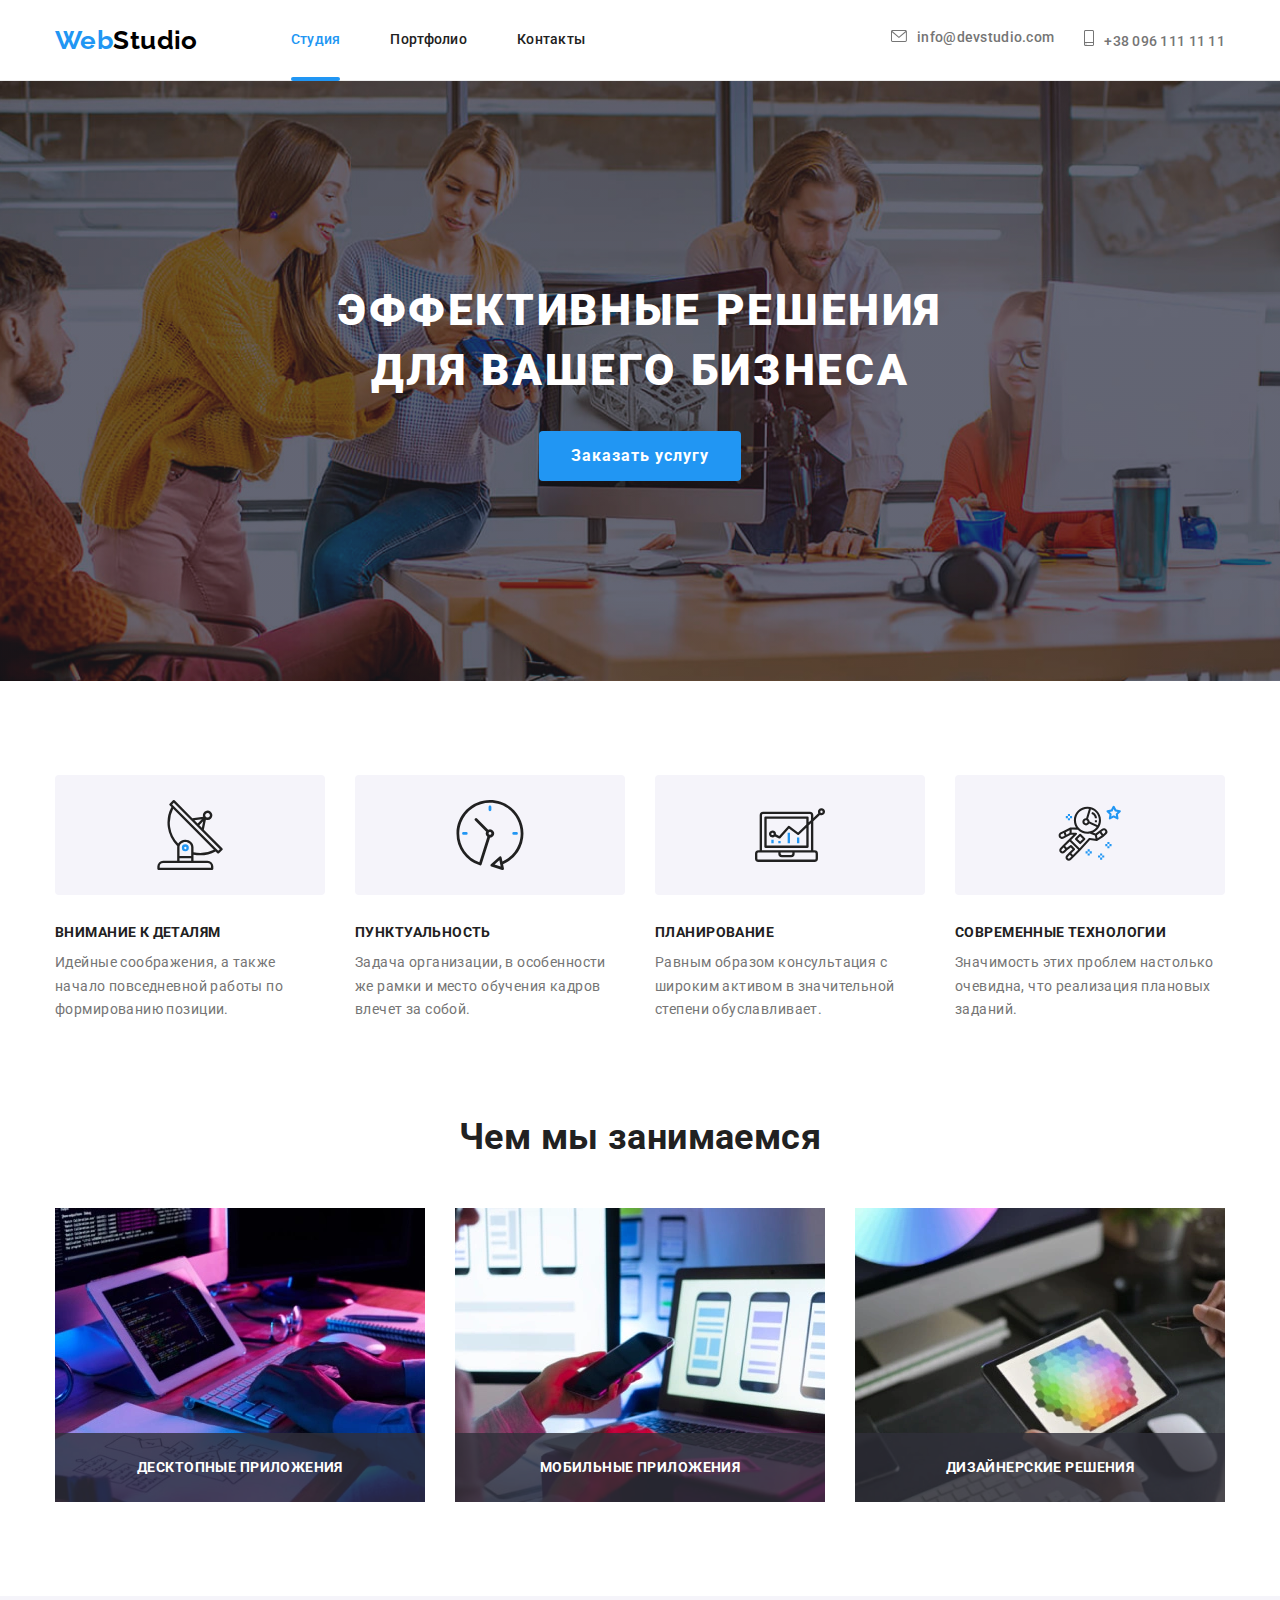
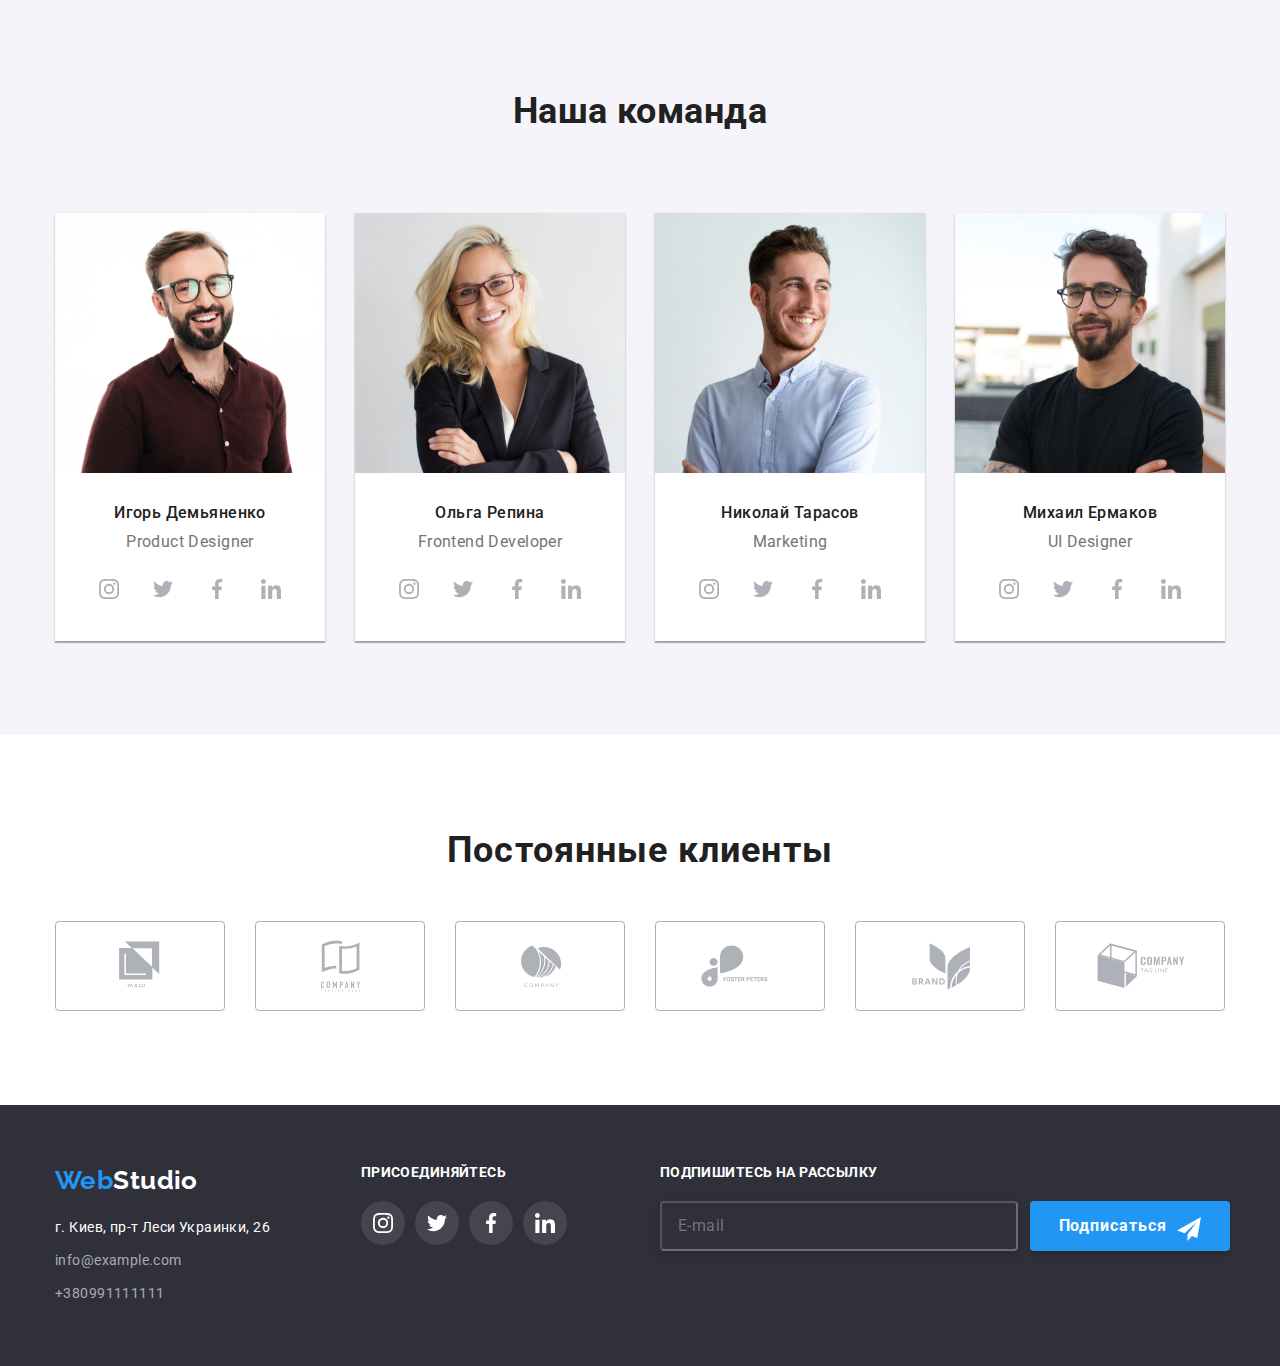
<file: index.html>
<!DOCTYPE html>
<html lang="ru">

<head>
    <meta charset="UTF-8" />
    <meta http-equiv="X-UA-Compatible" content="IE=edge" />
    <meta name="viewport" content="width=device-width, initial-scale=1.0" />
    <title lang="en">WebStudio</title>
    <link rel="stylesheet" href="https://cdn.jsdelivr.net/npm/modern-normalize@1.1.0/modern-normalize.min.css" />
    <link rel="preconnect" href="https://fonts.googleapis.com" />
    <link rel="preconnect" href="https://fonts.gstatic.com" crossorigin />
    <link href="https://fonts.googleapis.com/css2?family=Raleway:wght@700&family=Roboto:wght@400;500;700;900&display=swap" rel="stylesheet" />

    <link rel="stylesheet" href="./css/main.min.css">
</head>

<body>
    <!-- section header -->

    <header class="header">
        <div class="container header__container">
            <a class="header__logo logo link" href="" lang="en"><span class="logo__section">Web</span>Studio</a>
            <nav class="nav">
                <ul class="nav__list list">
                    <li class="nav__item">
                        <a class="nav__link link nav__link--current" href="./index.html">Студия</a>
                    </li>
                    <li class="nav__item">
                        <a class="nav__link link" href="./portfolio.html">Портфолио</a>
                    </li>
                    <li class="nav__item">
                        <a class="nav__link link" href="">Контакты</a>
                    </li>
                </ul>
            </nav>

            <button class="button-menu" type="button" data-menu-button>
                <svg class="button-menu__icon">
                    <use href="./images/icons.svg#menu"></use>
                </svg>
            </button>

            <ul class="header-contact list">
                <li class="header-contact__item">
                    <a class="header-contact__mail link" href="mailto:info@devstudio.com">
                        <svg class="header-contact__icon icon-mail">
                            <use href="./images/icons.svg#mail" aria-label="mail"></use>
                        </svg>info@devstudio.com</a>
                </li>
                <li class="header-contact__item">
                    <a class="header-contact__phone link" href="tel:+380961111111">
                        <svg class="header-contact__icon icon-phone">
                            <use href="./images/icons.svg#phone" aria-label="phone"></use>
                        </svg>+38 096 111 11 11</a>
                </li>
            </ul>
        </div>

        <!-- mobile menu -->

        <div class="mobile-menu" data-menu>
            <div>
                <button class="button-close" type="button" data-menu-close>
                    <svg class="button-close__icon">
                        <use href="./images/icons.svg#close"></use>
                    </svg>
                </button>
            </div>

            <div class="menu-container">
                <ul class="mobile-menu__nav list">
                    <li class="mobile-menu__item">
                        <a href="./index.html" class="mobile-menu__link link nav__link--current">Студия</a>
                    </li>
                    <li class="mobile-menu__item">
                        <a href="./portfolio.html" class="mobile-menu__link link">Портфолио</a>
                    </li>
                    <li class="mobile-menu__item">
                        <a href="" class="mobile-menu__link link">Контакты</a>
                    </li>
                </ul>
                <div>
                    <ul class="mobile-contact list">
                        <li class="mobile-contact__item">
                            <a class="mobile-contact__phone link" href="tel:+380961111111">
                            
                        +38 096 111 11 11</a>
                        </li>
                        <li class="mobile-contact__item">
                            <a class="mobile-contact__mail link" href="mailto:info@devstudio.com">
                            
                        info@devstudio.com</a>
                        </li>
                    </ul>

                    <ul class="social-menu__list list">
                        <li class="social-menu__item">
                            <a href="" class="social-menu__link link">Instagram
                            </a>
                        </li>
                        <li class="social-menu__item">
                            <a href="" class="social-menu__link link">Twitter</a>
                        </li>
                        <li class="social-menu__item">
                            <a href="" class="social-menu__link link">Facebook</a>
                        </li>
                        <li class="social-menu__item">
                            <a href="" class="social-menu__link link">LinkedIn</a>
                        </li>
                    </ul>
                </div>

            </div>

        </div>
    </header>

    <!-- main section -->

    <main>
        <!-- section hero -->

        <section class="section-hero">
            <div class="container">
                <h1 class="section-hero__title">Эффективные решения для вашего бизнеса</h1>
                <button class="section-hero__btn" type="button" data-modal-open>Заказать услугу</button>
            </div>
        </section>

        <!-- section advantage -->

        <h2 class="visually-hidden">Преимущества</h2>
        <section class=" advantage section">
            <div class="container">
                <h2 class="visually-hidden">Преимущества</h2>
                <ul class="advantage-list list">
                    <li class="advantage-list__item">
                        <div class="advantage-list__icon">
                            <svg width="70" height="70">
                                <use href="./images/icons.svg#antenna" aria-label="antenna"></use>
                            </svg>
                        </div>
                        <h3 class="advantage-list__title">Внимание к деталям</h3>
                        <p class="advantage-list__description">
                            Идейные соображения, а также начало повседневной работы по формированию позиции.
                        </p>
                    </li>
                    <li class="advantage-list__item">
                        <div class="advantage-list__icon">
                            <svg width="70" height="70">
                                <use href="./images/icons.svg#clock" aria-label="clock"></use>
                            </svg>
                        </div>
                        <h3 class="advantage-list__title">Пунктуальность</h3>
                        <p class="advantage-list__description">
                            Задача организации, в особенности же рамки и место обучения кадров влечет за собой.
                        </p>
                    </li>
                    <li class="advantage-list__item">
                        <div class="advantage-list__icon">
                            <svg width="70" height="70">
                                <use href="./images/icons.svg#diagram" aria-label="diagram"></use>
                            </svg>
                        </div>
                        <h3 class="advantage-list__title">Планирование</h3>
                        <p class="advantage-list__description">
                            Равным образом консультация с широким активом в значительной степени обуславливает.
                        </p>
                    </li>
                    <li class="advantage-list__item">
                        <div class="advantage-list__icon">
                            <svg width="70" height="70">
                                <use href="./images/icons.svg#astronaut" aria-label="astronaut"></use>
                            </svg>
                        </div>
                        <h3 class="advantage-list__title">Современные технологии</h3>
                        <p class="advantage-list__description">
                            Значимость этих проблем настолько очевидна, что реализация плановых заданий.
                        </p>
                    </li>
                </ul>
            </div>
        </section>

        <!-- section examples -->

        <section class="examples section">
            <div class="container">
                <h2 class="examples__title">Чем мы занимаемся</h2>
                <ul class="examples__list list">
                    <li class="examples__item">
                        <picture>
                            <source srcset="./images/work-examples/work_examples_1.webp 1x, ./images/work-examples/work_examples_1@2x.webp 2x" media="(min-width: 1200px)" type="image/webp">
                            <source srcset="./images/work-examples/work_examples_1.jpg 1x, ./images/work-examples/work_examples_1@2x.jpg 2x" media="(min-width: 1200px)">

                            <img src="./images/work-examples/work_examples_1.jpg" alt="фото 1" width="370" height="294" />
                        </picture>
                        <div class="examples__wrapper">
                            <p class="examples__label">Десктопные приложения</p>
                        </div>
                    </li>
                    <li class="examples__item">
                        <picture>
                            <source srcset="./images/work-examples/work_examples_2.webp 1x, ./images/work-examples/work_examples_2@2x.webp 2x" media="(min-width: 768px)" type="image/webp">
                            <source srcset="./images/work-examples/work_examples_2.jpg 1x, ./images/work-examples/work_examples_2@2x.jpg 2x">

                            <img src="./images/work-examples/work_examples_2.jpg" alt="фото 2" width="370" height="294" />
                        </picture>
                        <div class="examples__wrapper">
                            <p class="examples__label">Мобильные приложения</p>
                        </div>
                    </li>
                    <li class="examples__item">
                        <picture>
                            <source srcset="./images/work-examples/work_examples_3.webp 1x, ./images/work-examples/work_examples_3@2x.webp 2x" media="(min-width: 480px)" type="image/webp">
                            <source srcset="./images/work-examples/work_examples_3.jpg 1x, ./images/work-examples/work_examples_3@2x.jpg 2x" media="(min-width: 480px)">

                            <img src="./images/work-examples/work_examples_3.jpg" alt="фото 3" width="370" height="294" />
                        </picture>
                        <div class="examples__wrapper">
                            <p class="examples__label">Дизайнерские решения</p>
                        </div>
                    </li>
                </ul>
            </div>
        </section>

        <!-- section our team -->

        <section class="team section">
            <div class="container">
                <h2 class="team__title">Наша команда</h2>
                <ul class="team__list list">
                    <li class="team__item">
                        <picture>
                            <source srcset="./images/our-team/Ihor_Demyanenko.webp 1x, ./images/our-team/Ihor_Demyanenko@2x.webp 2x" media="(min-width: 1200px)" type="image/webp">
                            <source srcset="./images/our-team/Ihor_Demyanenko.jpg 1x, ./images/our-team/Ihor_Demyanenko@2x.jpg 2x" media="(min-width: 1200px)">
                            <source srcset="./images/our-team/tablet/Ihor_Demyanenko-tablet.webp 1x, ./images/our-team/tablet/Ihor_Demyanenko-tablet@2x.webp 2x" media="(min-width: 768px)" type="image/webp">
                            <source srcset="./images/our-team/tablet/Ihor_Demyanenko-tablet.jpg 1x, ./images/our-team/tablet/Ihor_Demyanenko-tablet@2x.jpg 2x">
                            <source srcset="./images/our-team/mobile/Ihor_Demyanenko-mobile.webp 1x, ./images/our-team/mobile/Ihor_Demyanenko-mobile.webp 2x" media="(min-width: 480px)" type="image/webp">
                            <source srcset="./images/our-team/mobile/Ihor_Demyanenko-mobile.jpg 1x, ./images/our-team/mobile/Ihor_Demyanenko-mobile.jpg 2x" media="(min-width: 480px)">

                            <img class="team__photo" src="./images/our-team/Ihor_Demyanenko.jpg" alt="photo Ihor Demyanenko" />
                        </picture>
                        <div class="team__description-block">
                            <h3 class="team__subtitle">Игорь Демьяненко</h3>
                            <p class="team__description" lang="en">Product Designer</p>
                            <ul class="sotial-list">
                                <li class="social-item list">
                                    <a class="social-item__link" href="">
                                        <svg class="social-item__icon" width="20" height="20">
                                            <use href="./images/icons.svg#instagram" aria-label="instagram"></use>
                                        </svg>
                                    </a>
                                </li>
                                <li class="social-item list">
                                    <a class="social-item__link" href="">
                                        <svg class="social-item__icon" width="20" height="20">
                                            <use href="./images/icons.svg#twitter" aria-label="twitter"></use>
                                        </svg>
                                    </a>
                                </li>
                                <li class="social-item list">
                                    <a class="social-item__link" href="">
                                        <svg class="social-item__icon" width="20" height="20">
                                            <use href="./images/icons.svg#facebook" aria-label="facebook"></use>
                                        </svg>
                                    </a>
                                </li>
                                <li class="social-item list">
                                    <a class="social-item__link" href="">
                                        <svg class="social-item__icon" width="20" height="20">
                                            <use href="./images/icons.svg#linkedin" aria-label="linkedin"></use>
                                        </svg>
                                    </a>
                                </li>
                            </ul>
                        </div>
                    </li>
                    <li class="team__item">
                        <picture>
                            <source srcset="./images/our-team/Olga_Repina.webp 1x, ./images/our-team/Olga_Repina@2x.webp 2x" media="(min-width: 1200px)" type="image/webp">
                            <source srcset="./images/our-team/Olga_Repina.jpg 1x, ./images/our-team/Olga_Repina@2x.jpg 2x" media="(min-width: 1200px)">
                            <source srcset="./images/our-team/tablet/Olga_Repina-tablet.webp 1x, ./images/our-team/tablet/Olga_Repina-tablet@2x.webp 2x" media="(min-width: 768px)" type="image/webp">
                            <source srcset="./images/our-team/tablet/Olga_Repina-tablet.jpg 1x, ./images/our-team/tablet/Olga_Repina-tablet@2x.jpg 2x">
                            <source srcset="./images/our-team/mobile/Olga_Repina-mobile.webp 1x, ./images/our-team/mobile/Olga_Repina-mobile.webp 2x" media="(min-width: 480px)" type="image/webp">
                            <source srcset="./images/our-team/mobile/Olga_Repina-mobile.jpg 1x, ./images/our-team/mobile/Olga_Repina-mobile.jpg 2x" media="(min-width: 480px)">

                            <img class="team__photo" src="./images/our-team/Olga_Repina.jpg" alt="photo Olha Repina" />
                        </picture>
                        <div class="team__description-block">
                            <h3 class="team__subtitle">Ольга Репина</h3>
                            <p class="team__description" lang="en">Frontend Developer</p>
                            <ul class="sotial-list">
                                <li class="social-item list">
                                    <a class="social-item__link" href="">
                                        <svg class="social-item__icon" width="20" height="20">
                                            <use href="./images/icons.svg#instagram" aria-label="instagram"></use>
                                        </svg>
                                    </a>
                                </li>
                                <li class="social-item list">
                                    <a class="social-item__link" href="">
                                        <svg class="social-item__icon" width="20" height="20">
                                            <use href="./images/icons.svg#twitter" aria-label="twitter"></use>
                                        </svg>
                                    </a>
                                </li>
                                <li class="social-item list">
                                    <a class="social-item__link" href="">
                                        <svg class="social-item__icon" width="20" height="20">
                                            <use href="./images/icons.svg#facebook" aria-label="facebook"></use>
                                        </svg>
                                    </a>
                                </li>
                                <li class="social-item list">
                                    <a class="social-item__link" href="">
                                        <svg class="social-item__icon" width="20" height="20">
                                            <use href="./images/icons.svg#linkedin" aria-label="linkedin"></use>
                                        </svg>
                                    </a>
                                </li>
                            </ul>
                        </div>
                    </li>
                    <li class="team__item reset">
                        <picture>
                            <source srcset="./images/our-team/Nicolay_Tarasov.webp 1x, ./images/our-team/Nicolay_Tarasov@2x.webp 2x" media="(min-width: 1200px)" type="image/webp">
                            <source srcset="./images/our-team/Nicolay_Tarasov.jpg 1x, ./images/our-team/Nicolay_Tarasov@2x.jpg 2x" media="(min-width: 1200px)">
                            <source srcset="./images/our-team/tablet/Nicolay_Tarasov-tablet.webp 1x, ./images/our-team/tablet/Nicolay_Tarasov-tablet@2x.webp 2x" media="(min-width: 768px)" type="image/webp">
                            <source srcset="./images/our-team/tablet/Nicolay_Tarasov-tablet.jpg 1x, ./images/our-team/tablet/Nicolay_Tarasov-tablet@2x.jpg 2x">
                            <source srcset="./images/our-team/mobile/Nicolay_Tarasov-mobile.webp 1x, ./images/our-team/mobile/Nicolay_Tarasov-mobile.webp 2x" media="(min-width: 480px)" type="image/webp">
                            <source srcset="./images/our-team/mobile/Nicolay_Tarasov-mobile.jpg 1x, ./images/our-team/mobile/Nicolay_Tarasov-mobile.jpg 2x" media="(min-width: 480px)">

                            <img class="team__photo" src="./images/our-team/Nicolay_Tarasov.jpg" alt="photo Nikolay Tarasov" />
                        </picture>
                        <div class="team__description-block">
                            <h3 class="team__subtitle">Николай Тарасов</h3>
                            <p class="team__description" lang="en">Marketing</p>
                            <ul class="sotial-list">
                                <li class="social-item list">
                                    <a class="social-item__link" href="">
                                        <svg class="social-item__icon" width="20" height="20">
                                            <use href="./images/icons.svg#instagram" aria-label="instagram"></use>
                                        </svg>
                                    </a>
                                </li>
                                <li class="social-item list">
                                    <a class="social-item__link" href="">
                                        <svg class="social-item__icon" width="20" height="20">
                                            <use href="./images/icons.svg#twitter" aria-label="twitter"></use>
                                        </svg>
                                    </a>
                                </li>
                                <li class="social-item list">
                                    <a class="social-item__link" href="">
                                        <svg class="social-item__icon" width="20" height="20">
                                            <use href="./images/icons.svg#facebook" aria-label="facebook"></use>
                                        </svg>
                                    </a>
                                </li>
                                <li class="social-item list">
                                    <a class="social-item__link" href="">
                                        <svg class="social-item__icon" width="20" height="20">
                                            <use href="./images/icons.svg#linkedin" aria-label="linkedin"></use>
                                        </svg>
                                    </a>
                                </li>
                            </ul>
                        </div>
                    </li>
                    <li class="team__item reset">
                        <picture>
                            <source srcset="./images/our-team/Mychail_Ermakov.webp 1x, ./images/our-team/Mychail_Ermakov@2x.webp 2x" media="(min-width: 1200px)" type="image/webp">
                            <source srcset="./images/our-team/Mychail_Ermakov.jpg 1x, ./images/our-team/Mychail_Ermakov@2x.jpg 2x" media="(min-width: 1200px)">
                            <source srcset="./images/our-team/tablet/Mychail_Ermakov-tablet.webp 1x, ./images/our-team/tablet/Mychail_Ermakov-tablet@2x.webp 2x" media="(min-width: 768px)" type="image/webp">
                            <source srcset="./images/our-team/tablet/Mychail_Ermakov-tablet.jpg 1x, ./images/our-team/tablet/Mychail_Ermakov-tablet@2x.jpg 2x">
                            <source srcset="./images/our-team/mobile/Mychail_Ermakov-mobile.webp 1x, ./images/our-team/mobile/Mychail_Ermakov-mobile.webp 2x" media="(min-width: 480px)" type="image/webp">
                            <source srcset="./images/our-team/mobile/Mychail_Ermakov-mobile.jpg 1x, ./images/our-team/mobile/Mychail_Ermakov-mobile.jpg 2x" media="(min-width: 480px)">

                            <img class="team__photo" src="./images/our-team/Mychail_Ermakov.jpg" alt="photo Mykhail Ermakov" />
                        </picture>
                        <div class="team__description-block">
                            <h3 class="team__subtitle">Михаил Ермаков</h3>
                            <p class="team__description" lang="en">UI Designer</p>
                            <ul class="sotial-list">
                                <li class="social-item list">
                                    <a class="social-item__link" href="">
                                        <svg class="social-item__icon" width="20" height="20">
                                            <use href="./images/icons.svg#instagram" aria-label="instagram"></use>
                                        </svg>
                                    </a>
                                </li>
                                <li class="social-item list">
                                    <a class="social-item__link" href="">
                                        <svg class="social-item__icon" width="20" height="20">
                                            <use href="./images/icons.svg#twitter" aria-label="twitter"></use>
                                        </svg>
                                    </a>
                                </li>
                                <li class="social-item list">
                                    <a class="social-item__link" href="">
                                        <svg class="social-item__icon" width="20" height="20">
                                            <use href="./images/icons.svg#facebook" aria-label="facebook"></use>
                                        </svg>
                                    </a>
                                </li>
                                <li class="social-item list">
                                    <a class="social-item__link" href="">
                                        <svg class="social-item__icon" width="20" height="20">
                                            <use href="./images/icons.svg#linkedin" aria-label="linkedin"></use>
                                        </svg>
                                    </a>
                                </li>
                            </ul>
                        </div>
                    </li>
                </ul>
            </div>
        </section>

        <!-- regular customers -->

        <section class="customers section">
            <div class="container">
                <h2 class="customers__title">Постоянные клиенты</h2>
                <div class="customers__wrapper">
                    <ul class="customers__list list">
                        <li class="customers__item">
                            <a class="customers__link " href="">
                                <svg class="customers__icon">
                                <use href="./images/icons.svg#Client-1" aria-label="Client-1"></use>
                            </svg>
                            </a>
                        </li>
                        <li class="customers__item">
                            <a href="" class="customers__link">
                                <svg class="customers__icon">
                                <use href="./images/icons.svg#Client-2" aria-label="Client-2"></use>
                            </svg>
                            </a>
                        </li>
                        <li class="customers__item">
                            <a href="" class="customers__link">
                                <svg class="customers__icon">
                                <use href="./images/icons.svg#Client-3" aria-label="Client-3"></use>
                            </svg>
                            </a>
                        </li>
                        <li class="customers__item">
                            <a href="" class="customers__link">
                                <svg class="customers__icon">
                                <use href="./images/icons.svg#Client-4" aria-label="Client-4"></use>
                            </svg>
                            </a>
                        </li>
                        <li class="customers__item">
                            <a href="" class="customers__link">
                                <svg class="customers__icon">
                                <use href="./images/icons.svg#Client-5" aria-label="Client-5"></use>
                            </svg>
                            </a>
                        </li>
                        <li class="customers__item">
                            <a href="" class="customers__link">
                                <svg class="customers__icon">
                                <use href="./images/icons.svg#Client-6" aria-label="Client-6"></use>
                            </svg>
                            </a>
                        </li>
                    </ul>
                </div>
            </div>
        </section>
    </main>

    <!-- section footer -->

    <footer class="footer">
        <div class="footer-container container">
            <div class="footer-nav">
                <a class="footer__logo logo link" href="" lang="en"><span class="logo__section">Web</span>Studio</a>
                <adress>
                    <ul class="adress-list list">
                        <li class="adress-list__item">
                            <a class="adress-list__adress">г. Киев, пр-т Леси Украинки, 26</a>
                        </li>
                        <li class="adress-list__item">
                            <a class="adress-list__mail link" href="info@example.com">info@example.com</a>
                        </li>
                        <li class="adress-list__item">
                            <a class="adress-list__phone link" href="tel:+380991111111">+380991111111</a>
                        </li>
                    </ul>
                </adress>
            </div>
            <div class="footer-social">
                <b class="join">Присоединяйтесь</b>
                <ul class="sotial-list sotial-list-footer">
                    <li class="social-item list">
                        <a class="social-item__link social-item__link--footer" href="">
                            <svg class="social-item__icon social-item__icon--footer" width="20" height="20">
                                <use href="./images/icons.svg#instagram" aria-label="instagram"></use>
                            </svg>
                        </a>
                    </li>
                    <li class="social-item list">
                        <a class="social-item__link social-item__link--footer" href="">
                            <svg class="social-item__icon social-item__icon--footer" width="20" height="20">
                                <use href="./images/icons.svg#twitter" aria-label="twitter"></use>
                            </svg>
                        </a>
                    </li>
                    <li class="social-item list">
                        <a class="social-item__link social-item__link--footer" href="">
                            <svg class="social-item__icon social-item__icon--footer" width="20" height="20">
                                <use href="./images/icons.svg#facebook" aria-label="facebook"></use>
                            </svg>
                        </a>
                    </li>
                    <li class="social-item list">
                        <a class="social-item__link social-item__link--footer" href="">
                            <svg class="social-item__icon social-item__icon--footer" width="20" height="20">
                                <use href="./images/icons.svg#linkedin" aria-label="linkedin"></use>
                            </svg>
                        </a>
                    </li>
                </ul>
            </div>
            <div class="form-part">
                <form action="#" class="footer-form">
                    <b class="footer-form__action">Подпишитесь на рассылку</b>
                    <label class="footer-form__subscription">
                        <input class="footer-form__input" type="email" name="user-email" placeholder="E-mail">
                        <button class="footer-form__btn" type="submit">Подписаться
                            <svg class="footer-form__icon" width="24" height="24">
                                <use href="./images/icons.svg#icon-send" aria-label="telegram"></use>
                            </svg>
                        </button>
                    </label>
                </form>
            </div>
        </div>
    </footer>

    <!-- modal -->

    <div class="backdrop is-hidden" data-modal>
        <div class="modal">
            <button class="modal__close-btn" type="button" data-modal-close>
                <svg width="11" height="11">
                    <use href="./images/icons.svg#close" aria-label="close-button"></use>
                </svg>
            </button>
            <form class="modal-form" action="#">
                <b class="modal-form__action">Оставьте свои данные, мы вам перезвоним</b>
                <label class="modal-form__description">Имя
                    <span class="modal-form__wrapper">
                        <input class="modal-form__cell" name="user-name" type="text">
                        <svg class="modal-form__icon" width="18" height="18">
                            <use href="./images/icons.svg#phone-black" aria-label="phone"></use>
                        </svg>
                    </span>
                </label>
                <label class="modal-form__description">Телефон
                    <span class="modal-form__wrapper">
                        <input class="modal-form__cell" name="user-phone" type="tel">
                        <svg class="modal-form__icon" width="18" height="18">
                            <use href="./images/icons.svg#person-black" aria-label="phone"></use>
                        </svg>
                    </span>
                </label>
                <label class="modal-form__description">Почта
                    <span class="modal-form__wrapper">
                        <input class="modal-form__cell" name="user-email" type="email">
                        <svg class="modal-form__icon" width="18" height="18">
                            <use href="./images/icons.svg#email-black" aria-label="phone"></use>
                        </svg>
                    </span>
                </label>
                <label class="modal-form__description">Комментарий
                    <textarea class="modal-form__message" name="user-message" placeholder="Введите текст"></textarea>
                </label>
                <label class="modal-form__agreement" for="policy-check">
                    <input class="modal-form__checkbox visually-hidden" name="user-checkbox" type="checkbox"
                        id="policy-check">
                    <span class="modal-form__check"></span>Соглашаюсь с рассылкой и принимаю <a
                        class="modal-form__policy" href=""> Условия договора</a>
                </label>
                <button class="modal-form__send-btn" type="submit">Отправить</button>
            </form>
        </div>
    </div>

    <script src="./js/mobile-menu.js"></script>
    <script src="./js/modal.js"></script>
</body>

</html>
</file>
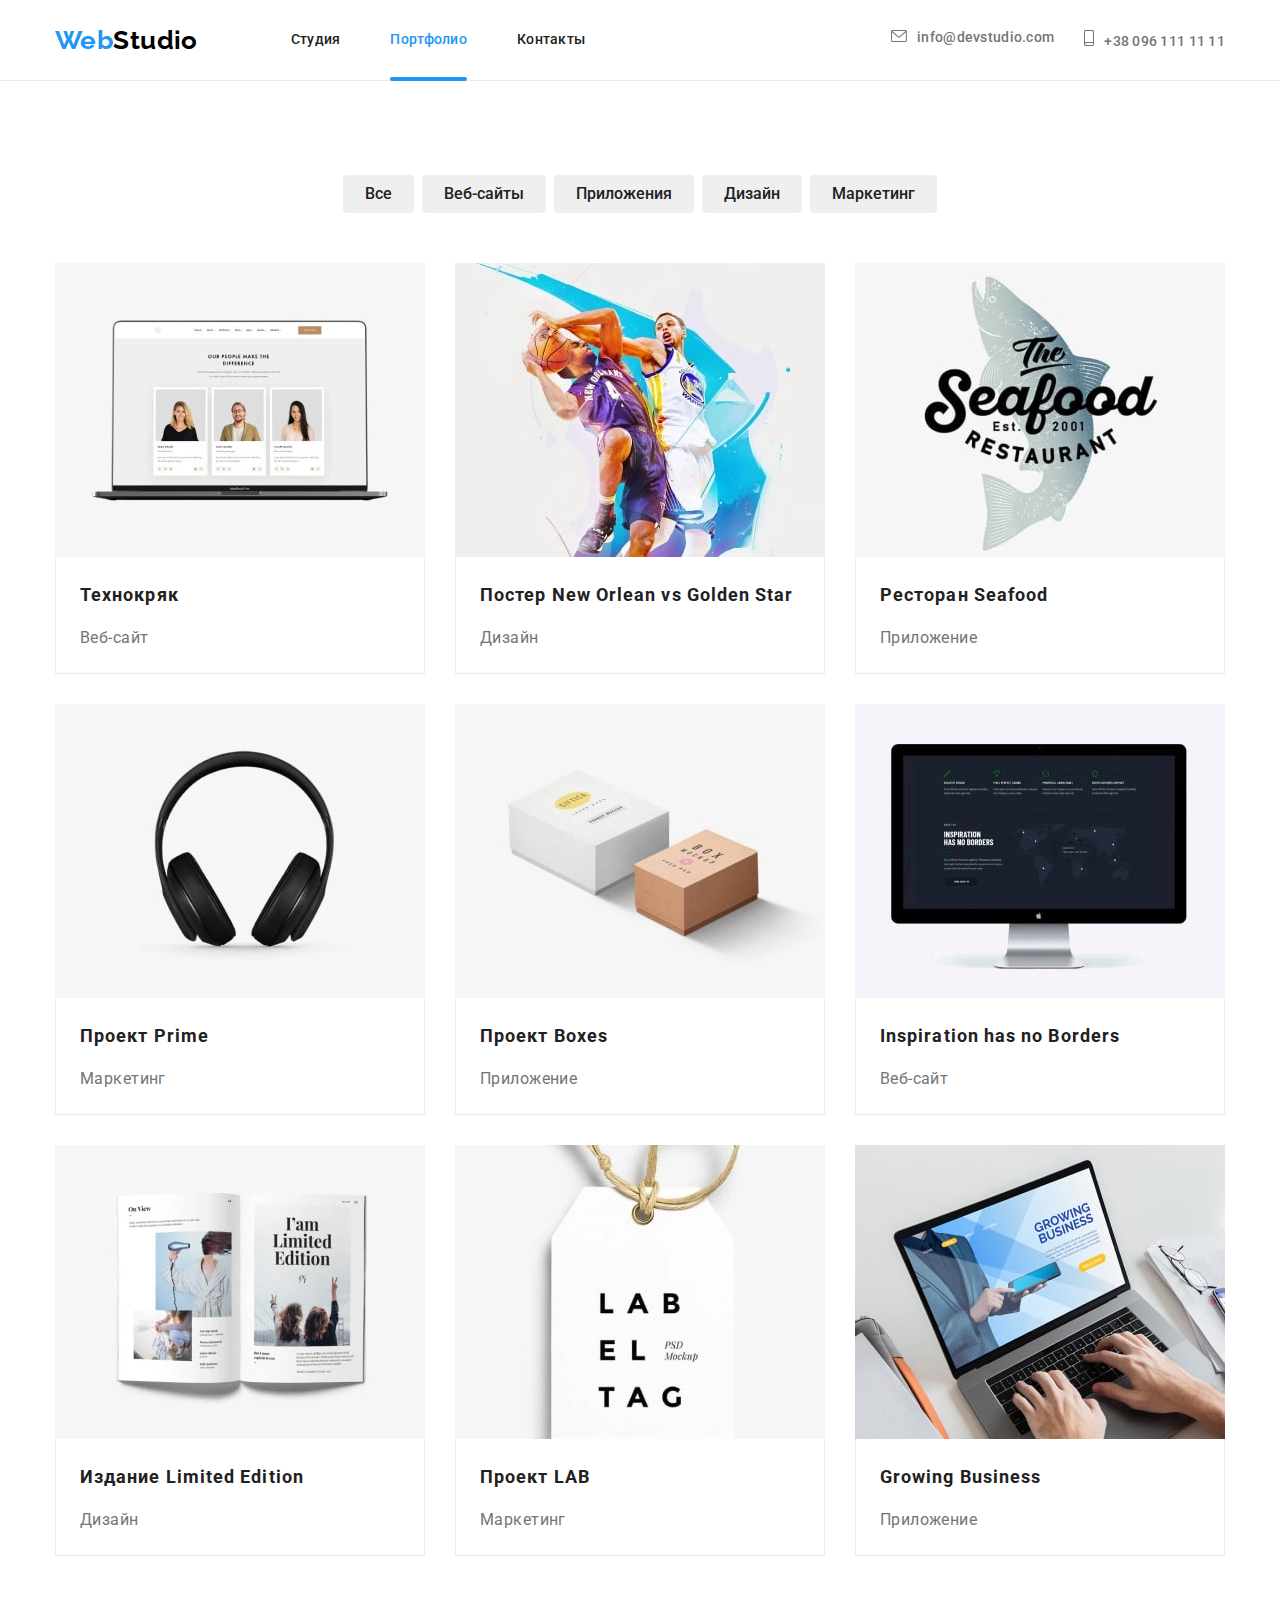
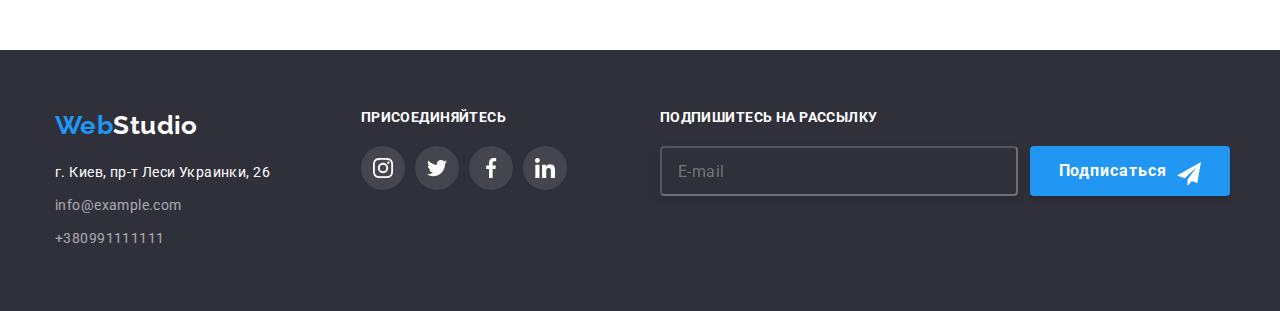
<file: portfolio.html>
<!DOCTYPE html>
<html lang="ru">

<head>
    <meta charset="UTF-8" />
    <meta http-equiv="X-UA-Compatible" content="IE=edge" />
    <meta name="viewport" content="width=device-width, initial-scale=1.0" />
    <title lang="en">WebStudio</title>
    <link rel="stylesheet" href="https://cdn.jsdelivr.net/npm/modern-normalize@1.1.0/modern-normalize.min.css" />
    <link rel="preconnect" href="https://fonts.googleapis.com" />
    <link rel="preconnect" href="https://fonts.gstatic.com" crossorigin />
    <link href="https://fonts.googleapis.com/css2?family=Raleway:wght@700&family=Roboto:wght@400;500;700;900&display=swap" rel="stylesheet" />

    <link rel="stylesheet" href="./css/portfolio.min.css">
</head>

<body>
    <!-- section header -->

    <header class="header">
        <div class="container header__container">
            <a class="header__logo logo link" href="" lang="en"><span class="logo__section">Web</span>Studio</a>
            <nav class="nav">
                <ul class="nav__list list">
                    <li class="nav__item">
                        <a class="nav__link link" href="./index.html">Студия</a>
                    </li>
                    <li class="nav__item">
                        <a class="nav__link link nav__link--current" href="./portfolio.html">Портфолио</a>
                    </li>
                    <li class="nav__item">
                        <a class="nav__link link" href="">Контакты</a>
                    </li>
                </ul>
            </nav>

            <button class="button-menu" type="button" data-menu-button>
                <svg class="button-menu__icon">
                    <use href="./images/icons.svg#menu"></use>
                </svg>
            </button>

            <ul class="header-contact list">
                <li class="header-contact__item">
                    <a class="header-contact__mail link" href="mailto:info@devstudio.com">
                        <svg class="header-contact__icon icon-mail">
                            <use href="./images/icons.svg#mail" aria-label="mail"></use>
                        </svg>info@devstudio.com</a>
                </li>
                <li class="header-contact__item">
                    <a class="header-contact__phone link" href="tel:+380961111111">
                        <svg class="header-contact__icon icon-phone">
                            <use href="./images/icons.svg#phone" aria-label="phone"></use>
                        </svg>+38 096 111 11 11</a>
                </li>
            </ul>
        </div>

        <!-- mobile menu -->

        <div class="mobile-menu" data-menu>
            <div>
                <button class="button-close" type="button" data-menu-close>
                    <svg class="button-close__icon">
                        <use href="./images/icons.svg#close"></use>
                    </svg>
                </button>
            </div>

            <div class="menu-container">
                <ul class="mobile-menu__nav list">
                    <li class="mobile-menu__item">
                        <a href="./index.html" class="mobile-menu__link link">Студия</a>
                    </li>
                    <li class="mobile-menu__item">
                        <a href="./portfolio.html" class="mobile-menu__link link nav__link--current">Портфолио</a>
                    </li>
                    <li class="mobile-menu__item">
                        <a href="" class="mobile-menu__link link">Контакты</a>
                    </li>
                </ul>
                <div>
                    <ul class="mobile-contact list">
                        <li class="mobile-contact__item">
                            <a class="mobile-contact__phone link" href="tel:+380961111111">
                            
                        +38 096 111 11 11</a>
                        </li>
                        <li class="mobile-contact__item">
                            <a class="mobile-contact__mail link" href="mailto:info@devstudio.com">
                            
                        info@devstudio.com</a>
                        </li>
                    </ul>

                    <ul class="social-menu__list list">
                        <li class="social-menu__item">
                            <a href="" class="social-menu__link link">Instagram
                            </a>
                        </li>
                        <li class="social-menu__item">
                            <a href="" class="social-menu__link link">Twitter</a>
                        </li>
                        <li class="social-menu__item">
                            <a href="" class="social-menu__link link">Facebook</a>
                        </li>
                        <li class="social-menu__item">
                            <a href="" class="social-menu__link link">LinkedIn</a>
                        </li>
                    </ul>
                </div>

            </div>

        </div>
    </header>


    <!-- main section -->

    <main class="main-container">


        <section class="section">
            <div class="container">
                <h1 class="visually-hidden">Портфолио</h1>
                <ul class="btn-list list">
                    <li class="btn-list__item">
                        <button class="btn-list__btn" type="button">Все</button>
                    </li>
                    <li class="btn-list__item">
                        <button class="btn-list__btn" type="button">Веб-сайты</button>
                    </li>
                    <li class="btn-list__item">
                        <button class="btn-list__btn" type="button">Приложения</button>
                    </li>
                    <li class="btn-list__item">
                        <button class="btn-list__btn" type="button">Дизайн</button>
                    </li>
                    <li class="btn-list__item">
                        <button class="btn-list__btn" type="button">Маркетинг</button>
                    </li>
                </ul>


                <ul class="portfolio-list list">
                    <li class="portfolio-item">
                        <a class="portfolio-item__link link" href="">
                            <div class="portfolio-item__wrapper">
                                <picture>
                                    <source srcset="./images/image-portfolio/img.webp 1x, ./images/image-portfolio/img@2x.webp 2x" media="(min-width: 1200px)" type="image/webp">
                                    <source srcset="./images/image-portfolio/img.jpg 1x, ./images/image-portfolio/img@2x.jpg 2x" media="(min-width: 1200px)">
                                    <source srcset="./images/image-portfolio/tablet/img-tablet.webp 1x, ./images/image-portfolio/tablet/img-tablet@2x.webp 2x" media="(min-width: 768px)" type="image/webp">
                                    <source srcset="./images/image-portfolio/tablet/img-tablet.jpg 1x, ./images/image-portfolio/tablet/img-tablet@2x.jpg 2x" media="(min-width: 768px)">
                                    <source srcset="./images/image-portfolio/mobile/img-mobile.webp 1x, ./images/image-portfolio/mobile/img-mobile@2x.webp 2x" media="(min-width: 320px)" type="image/webp">
                                    <source srcset="./images/image-portfolio/mobile/img-mobile.jpg 1x, ./images/image-portfolio/mobile/img-mobile@2x.jpg 2x" media="(min-width: 320px)">
                                    <img class="portfolio-item__img" src="./images/image-portfolio/img.jpg" alt="" />
                                </picture>
                                <p class="portfolio-item__overlay">Технокряк это современная площадка распространения коронавируса. Компании используют эту платформу для цифрового шпионажа и атак на защищённые сервера конкурентов</p>
                            </div>
                            <div class="portfolio-item__description">
                                <h2 class="portfolio-item__title">Технокряк</h2>
                                <p class="portfolio-item__name card">Веб-сайт</p>
                            </div>
                        </a>
                    </li>
                    <li class="portfolio-item">
                        <a class="portfolio-item__link link" href="">
                            <div class="portfolio-item__wrapper">
                                <picture>
                                    <source srcset="./images/image-portfolio/img-1.webp 1x, ./images/image-portfolio/img-1@2x.webp 2x" media="(min-width: 1200px)" type="image/webp">
                                    <source srcset="./images/image-portfolio/img-1.jpg 1x, ./images/image-portfolio/img-1@2x.jpg 2x" media="(min-width: 1200px)">
                                    <source srcset="./images/image-portfolio/tablet/img-1-tablet.webp 1x, ./images/image-portfolio/tablet/img-1-tablet@2x.webp 2x" media="(min-width: 768px)" type="image/webp">
                                    <source srcset="./images/image-portfolio/tablet/img-1-tablet.jpg 1x, ./images/image-portfolio/tablet/img-1-tablet@2x.jpg 2x" media="(min-width: 768px)">
                                    <source srcset="./images/image-portfolio/mobile/img-1-mobile.webp 1x, ./images/image-portfolio/mobile/img-1-mobile@2x.webp 2x" media="(min-width: 320px)" type="image/webp">
                                    <source srcset="./images/image-portfolio/mobile/img-1-mobile.jpg 1x, ./images/image-portfolio/mobile/img-1-mobile@2x.jpg 2x" media="(min-width: 320px)">


                                    <img class="portfolio-item__img" src="./images/image-portfolio/img-1.jpg" alt="" />
                                </picture>
                                <p class="portfolio-item__overlay">Технокряк это современная площадка распространения коронавируса. Компании используют эту платформу для цифрового шпионажа и атак на защищённые сервера конкурентов</p>
                            </div>
                            <div class="portfolio-item__description">
                                <h2 class="portfolio-item__title">Постер New Orlean vs Golden Star</h2>
                                <p class="portfolio-item__name">Дизайн</p>
                            </div>
                        </a>
                    </li>
                    <li class="portfolio-item">
                        <a class="portfolio-item__link link" href="">
                            <div class="portfolio-item__wrapper">
                                <picture>
                                    <source srcset="./images/image-portfolio/img-2.webp 1x, ./images/image-portfolio/img-2@2x.webp 2x" media="(min-width: 1200px)" type="image/webp">
                                    <source srcset="./images/image-portfolio/img-2.jpg 1x, ./images/image-portfolio/img-2@2x.jpg 2x" media="(min-width: 1200px)">
                                    <source srcset="./images/image-portfolio/tablet/img-2-tablet.webp 1x, ./images/image-portfolio/tablet/img-2-tablet@2x.webp 2x" media="(min-width: 768px)" type="image/webp">
                                    <source srcset="./images/image-portfolio/tablet/img-2-tablet.jpg 1x, ./images/image-portfolio/tablet/img-2-tablet@2x.jpg 2x" media="(min-width: 768px)">
                                    <source srcset="./images/image-portfolio/mobile/img-2-mobile.webp 1x, ./images/image-portfolio/mobile/img-2-mobile@2x.webp 2x" media="(min-width: 320px)" type="image/webp">
                                    <source srcset="./images/image-portfolio/mobile/img-2-mobile.jpg 1x, ./images/image-portfolio/mobile/img-2-mobile@2x.jpg 2x" media="(min-width: 320px)">

                                    <img class="portfolio-item__img" src="./images/image-portfolio/img-2.jpg" alt="" />
                                </picture>
                                <p class="portfolio-item__overlay">Технокряк это современная площадка распространения коронавируса. Компании используют эту платформу для цифрового шпионажа и атак на защищённые сервера конкурентов</p>
                            </div>
                            <div class="portfolio-item__description">
                                <h2 class="portfolio-item__title">Ресторан Seafood</h2>
                                <p class="portfolio-item__name">Приложение</p>
                            </div>
                        </a>
                    </li>
                    <li class="portfolio-item">
                        <a class="portfolio-item__link link" href="">
                            <div class="portfolio-item__wrapper">
                                <picture>
                                    <source srcset="./images/image-portfolio/img-3.webp 1x, ./images/image-portfolio/img-3@2x.webp 2x" media="(min-width: 1200px)" type="image/webp">
                                    <source srcset="./images/image-portfolio/img-3.jpg 1x, ./images/image-portfolio/img-3@2x.jpg 2x" media="(min-width: 1200px)">
                                    <source srcset="./images/image-portfolio/tablet/img-3-tablet.webp 1x, ./images/image-portfolio/tablet/img-3-tablet@2x.webp 2x" media="(min-width: 768px)" type="image/webp">
                                    <source srcset="./images/image-portfolio/tablet/img-3-tablet.jpg 1x, ./images/image-portfolio/tablet/img-3-tablet@2x.jpg 2x" media="(min-width: 768px)">
                                    <source srcset="./images/image-portfolio/mobile/img-3-mobile.webp 1x, ./images/image-portfolio/mobile/img-3-mobile@2x.webp 2x" media="(min-width: 320px)" type="image/webp">
                                    <source srcset="./images/image-portfolio/mobile/img-3-mobile.jpg 1x, ./images/image-portfolio/mobile/img-3-mobile@2x.jpg 2x" media="(min-width: 320px)">

                                    <img class="portfolio-item__img" src="./images/image-portfolio/img-3.jpg" alt="" />
                                </picture>
                                <p class="portfolio-item__overlay">Технокряк это современная площадка распространения коронавируса. Компании используют эту платформу для цифрового шпионажа и атак на защищённые сервера конкурентов</p>
                            </div>
                            <div class="portfolio-item__description">
                                <h2 class="portfolio-item__title">Проект Prime</h2>
                                <p class="portfolio-item__name">Маркетинг</p>
                            </div>
                        </a>
                    </li>
                    <li class="portfolio-item">
                        <a class="portfolio-item__link link" href="">
                            <div class="portfolio-item__wrapper">
                                <picture>
                                    <source srcset="./images/image-portfolio/img-4.webp 1x, ./images/image-portfolio/img-4@2x.webp 2x" media="(min-width: 1200px)" type="image/webp">
                                    <source srcset="./images/image-portfolio/img-4.jpg 1x, ./images/image-portfolio/img-4@2x.jpg 2x" media="(min-width: 1200px)">
                                    <source srcset="./images/image-portfolio/tablet/img-4-tablet.webp 1x, ./images/image-portfolio/tablet/img-4-tablet@2x.webp 2x" media="(min-width: 768px)" type="image/webp">
                                    <source srcset="./images/image-portfolio/tablet/img-4-tablet.jpg 1x, ./images/image-portfolio/tablet/img-4-tablet@2x.jpg 2x" media="(min-width: 768px)">
                                    <source srcset="./images/image-portfolio/mobile/img-4-mobile.webp 1x, ./images/image-portfolio/mobile/img-4-mobile@2x.webp 2x" media="(min-width: 320px)" type="image/webp">
                                    <source srcset="./images/image-portfolio/mobile/img-4-mobile.jpg 1x, ./images/image-portfolio/mobile/img-4-mobile@2x.jpg 2x" media="(min-width: 320px)">

                                    <img class="portfolio-item__img" src="./images/image-portfolio/img-4.jpg" alt="" />
                                </picture>
                                <p class="portfolio-item__overlay">Технокряк это современная площадка распространения коронавируса. Компании используют эту платформу для цифрового шпионажа и атак на защищённые сервера конкурентов</p>
                            </div>
                            <div class="portfolio-item__description">
                                <h2 class="portfolio-item__title">Проект Boxes</h2>
                                <p class="portfolio-item__name">Приложение</p>
                            </div>
                        </a>
                    </li>
                    <li class="portfolio-item">
                        <a class="portfolio-item__link link" href="">
                            <div class="portfolio-item__wrapper">
                                <picture>
                                    <source srcset="./images/image-portfolio/img-5.webp 1x, ./images/image-portfolio/img-5@2x.webp 2x" media="(min-width: 1200px)" type="image/webp">
                                    <source srcset="./images/image-portfolio/img-5.jpg 1x, ./images/image-portfolio/img-5@2x.jpg 2x" media="(min-width: 1200px)">
                                    <source srcset="./images/image-portfolio/tablet/img-5-tablet.webp 1x, ./images/image-portfolio/tablet/img-5-tablet@2x.webp 2x" media="(min-width: 768px)" type="image/webp">
                                    <source srcset="./images/image-portfolio/tablet/img-5-tablet.jpg 1x, ./images/image-portfolio/tablet/img-5-tablet@2x.jpg 2x" media="(min-width: 768px)">
                                    <source srcset="./images/image-portfolio/mobile/img-5-mobile.webp 1x, ./images/image-portfolio/mobile/img-5-mobile@2x.webp 2x" media="(min-width: 320px)" type="image/webp">
                                    <source srcset="./images/image-portfolio/mobile/img-5-mobile.jpg 1x, ./images/image-portfolio/mobile/img-5-mobile@2x.jpg 2x" media="(min-width: 320px)">

                                    <img class="portfolio-item__img" src="./images/image-portfolio/img-5.jpg" alt="" />
                                </picture>
                                <p class="portfolio-item__overlay">Технокряк это современная площадка распространения коронавируса. Компании используют эту платформу для цифрового шпионажа и атак на защищённые сервера конкурентов</p>
                            </div>
                            <div class="portfolio-item__description">
                                <h2 class="portfolio-item__title">Inspiration has no Borders</h2>
                                <p class="portfolio-item__name">Веб-сайт</p>
                            </div>
                        </a>
                    </li>
                    <li class="portfolio-item">
                        <a class="portfolio-item__link link" href="">
                            <div class="portfolio-item__wrapper">
                                <picture>
                                    <source srcset="./images/image-portfolio/img-6.webp 1x, ./images/image-portfolio/img-6@2x.webp 2x" media="(min-width: 1200px)" type="image/webp">
                                    <source srcset="./images/image-portfolio/img-6.jpg 1x, ./images/image-portfolio/img-6@2x.jpg 2x" media="(min-width: 1200px)">
                                    <source srcset="./images/image-portfolio/tablet/img-6-tablet.webp 1x, ./images/image-portfolio/tablet/img-6-tablet@2x.webp 2x" media="(min-width: 768px)" type="image/webp">
                                    <source srcset="./images/image-portfolio/tablet/img-6-tablet.jpg 1x, ./images/image-portfolio/tablet/img-6-tablet@2x.jpg 2x" media="(min-width: 768px)">
                                    <source srcset="./images/image-portfolio/mobile/img-6-mobile.webp 1x, ./images/image-portfolio/mobile/img-6-mobile@2x.webp 2x" media="(min-width: 320px)" type="image/webp">
                                    <source srcset="./images/image-portfolio/mobile/img-6-mobile.jpg 1x, ./images/image-portfolio/mobile/img-6-mobile@2x.jpg 2x" media="(min-width: 320px)">

                                    <img class="portfolio-item__img" src="./images/image-portfolio/img-6.jpg" alt="" />
                                </picture>
                                <p class="portfolio-item__overlay">Технокряк это современная площадка распространения коронавируса. Компании используют эту платформу для цифрового шпионажа и атак на защищённые сервера конкурентов</p>
                            </div>
                            <div class="portfolio-item__description">
                                <h2 class="portfolio-item__title">Издание Limited Edition</h2>
                                <p class="portfolio-item__name">Дизайн</p>
                            </div>
                        </a>
                    </li>
                    <li class="portfolio-item">
                        <a class="portfolio-item__link link" href="">
                            <div class="portfolio-item__wrapper">
                                <picture>
                                    <source srcset="./images/image-portfolio/img-7.webp 1x, ./images/image-portfolio/img-7@2x.webp 2x" media="(min-width: 1200px)" type="image/webp">
                                    <source srcset="./images/image-portfolio/img-7.jpg 1x, ./images/image-portfolio/img-7@2x.jpg 2x" media="(min-width: 1200px)">
                                    <source srcset="./images/image-portfolio/tablet/img-7-tablet.webp 1x, ./images/image-portfolio/tablet/img-7-tablet@2x.webp 2x" media="(min-width: 768px)" type="image/webp">
                                    <source srcset="./images/image-portfolio/tablet/img-7-tablet.jpg 1x, ./images/image-portfolio/tablet/img-7-tablet@2x.jpg 2x" media="(min-width: 768px)">
                                    <source srcset="./images/image-portfolio/mobile/img-7-mobile.webp 1x, ./images/image-portfolio/mobile/img-7-mobile@2x.webp 2x" media="(min-width: 320px)" type="image/webp">
                                    <source srcset="./images/image-portfolio/mobile/img-7-mobile.jpg 1x, ./images/image-portfolio/mobile/img-7-mobile@2x.jpg 2x" media="(min-width: 320px)">

                                    <img class="portfolio-item__img" src="./images/image-portfolio/img-7.jpg" alt="" />
                                </picture>
                                <p class="portfolio-item__overlay">Технокряк это современная площадка распространения коронавируса. Компании используют эту платформу для цифрового шпионажа и атак на защищённые сервера конкурентов</p>
                            </div>
                            <div class="portfolio-item__description">
                                <h2 class="portfolio-item__title">Проект LAB</h2>
                                <p class="portfolio-item__name">Маркетинг</p>
                            </div>
                        </a>
                    </li>
                    <li class="portfolio-item">
                        <a class="portfolio-item__link link" href="">
                            <div class="portfolio-item__wrapper">
                                <picture>
                                    <source srcset="./images/image-portfolio/img-8.webp 1x, ./images/image-portfolio/img-8@2x.webp 2x" media="(min-width: 1200px)" type="image/webp">
                                    <source srcset="./images/image-portfolio/img-8.jpg 1x, ./images/image-portfolio/img-8@2x.jpg 2x" media="(min-width: 1200px)">
                                    <source srcset="./images/image-portfolio/tablet/img-8-tablet.webp 1x, ./images/image-portfolio/tablet/img-8-tablet@2x.webp 2x" media="(min-width: 768px)" type="image/webp">
                                    <source srcset="./images/image-portfolio/tablet/img-8-tablet.jpg 1x, ./images/image-portfolio/tablet/img-8-tablet@2x.jpg 2x" media="(min-width: 768px)">
                                    <source srcset="./images/image-portfolio/mobile/img-8-mobile.webp 1x, ./images/image-portfolio/mobile/img-8-mobile@2x.webp 2x" media="(min-width: 320px)" type="image/webp">
                                    <source srcset="./images/image-portfolio/mobile/img-8-mobile.jpg 1x, ./images/image-portfolio/mobile/img-8-mobile@2x.jpg 2x" media="(min-width: 320px)">

                                </picture>
                                <img class="portfolio-item__img" src="./images/image-portfolio/img-8.jpg" alt="" />
                                <p class="portfolio-item__overlay">Технокряк это современная площадка распространения коронавируса. Компании используют эту платформу для цифрового шпионажа и атак на защищённые сервера конкурентов</p>
                            </div>
                            <div class="portfolio-item__description">
                                <h2 class="portfolio-item__title">Growing Business</h2>
                                <p class="portfolio-item__name">Приложение</p>
                            </div>
                        </a>
                    </li>
                </ul>
            </div>
        </section>
    </main>


    <!-- section footer -->

    <footer class="footer">
        <div class="footer-container container">
            <div class="footer-nav">
                <a class="footer__logo logo link" href="" lang="en"><span class="logo__section">Web</span>Studio</a>
                <adress>
                    <ul class="adress-list list">
                        <li class="adress-list__item">
                            <a class="adress-list__adress">г. Киев, пр-т Леси Украинки, 26</a>
                        </li>
                        <li class="adress-list__item">
                            <a class="adress-list__mail link" href="info@example.com">info@example.com</a>
                        </li>
                        <li class="adress-list__item">
                            <a class="adress-list__phone link" href="tel:+380991111111">+380991111111</a>
                        </li>
                    </ul>
                </adress>
            </div>
            <div class="footer-social">
                <b class="join">Присоединяйтесь</b>
                <ul class="sotial-list sotial-list-footer">
                    <li class="social-item list">
                        <a class="social-item__link social-item__link--footer" href="">
                            <svg class="social-item__icon social-item__icon--footer" width="20" height="20">
                                <use href="./images/icons.svg#instagram" aria-label="instagram"></use>
                            </svg>
                        </a>
                    </li>
                    <li class="social-item list">
                        <a class="social-item__link social-item__link--footer" href="">
                            <svg class="social-item__icon social-item__icon--footer" width="20" height="20">
                                <use href="./images/icons.svg#twitter" aria-label="twitter"></use>
                            </svg>
                        </a>
                    </li>
                    <li class="social-item list">
                        <a class="social-item__link social-item__link--footer" href="">
                            <svg class="social-item__icon social-item__icon--footer" width="20" height="20">
                                <use href="./images/icons.svg#facebook" aria-label="facebook"></use>
                            </svg>
                        </a>
                    </li>
                    <li class="social-item list">
                        <a class="social-item__link social-item__link--footer" href="">
                            <svg class="social-item__icon social-item__icon--footer" width="20" height="20">
                                <use href="./images/icons.svg#linkedin" aria-label="linkedin"></use>
                            </svg>
                        </a>
                    </li>
                </ul>
            </div>
            <div class="form-part">
                <form action="#" class="footer-form">
                    <b class="footer-form__action">Подпишитесь на рассылку</b>
                    <label class="footer-form__subscription">
                        <input class="footer-form__input" type="email" name="user-email" placeholder="E-mail">
                        <button class="footer-form__btn" type="submit">Подписаться
                            <svg class="footer-form__icon" width="24" height="24">
                                <use href="./images/icons.svg#icon-send" aria-label="telegram"></use>
                            </svg>
                        </button>
                    </label>
                </form>
            </div>
        </div>
    </footer>




    <script src="./js/mobile-menu.js"></script>
    <script src="./js/modal.js"></script>
</body>

</html>
</file>
<file: css/main.min.css>
.visually-hidden{position:absolute;width:1px;height:1px;margin:-1px;border:0;padding:0;white-space:nowrap;clip-path:inset(100%);clip:rect(0 0 0 0);overflow:hidden}h1,h2,h3,h4,h5,h6,p{margin:0}ul,ol{margin:0;padding:0}img{display:block;max-width:100%;height:auto}.link{text-decoration:none}.list{list-style:none}.section{padding-bottom:60px;padding-top:60px}@media screen and (min-width: 1200px){.section{padding-bottom:94px;padding-top:94px}}.container{width:100%;padding:0 15px}.header .container{display:flex;align-items:center}@media screen and (min-width: 480px){.container{width:480px;margin:0 auto}}@media screen and (min-width: 768px){.container{width:768px}}@media screen and (min-width: 1200px){.container{width:1200px}}body{font-family:"Roboto",sans-serif;font-size:14px;font-weight:400;color:#212121;letter-spacing:0.03em}@media screen and (max-width: 767px){.nav__list,.header-contact{display:none}.header{padding-top:16px;padding-bottom:16px;border:1px solid #ECECEC}.button-menu,.button-close{background-color:transparent;border:none;padding:0;margin-left:auto}.button-close{position:absolute;top:21px;right:25px}.button-menu__icon{width:24px;height:16px;fill:#000}.button-menu:focus .button-menu__icon{fill:#2196f3}.button-close__icon{width:19px;height:19px;fill:#000}.button-close:focus .button-close__icon{fill:#2196f3}.mobile-menu{position:fixed;display:flex;width:100%;max-height:796px;height:100vh;top:0;left:50%;transform:translateX(-50%) translateY(-100%);background-color:#fff;transition:transform 250ms cubic-bezier(0.4, 0, 0.2, 1);z-index:1}.mobile-menu.is-open{transform:translateX(-50%) translateY(0%)}.menu-container{display:flex;flex-direction:column;justify-content:space-between;padding:48px 40px}.mobile-menu__nav{display:block}.mobile-contact{display:block}.mobile-menu__link{position:relative;display:inline-block;font-weight:500;font-size:40px;line-height:1.18;letter-spacing:0.02em;color:#212121}.mobile-menu__link:hover,.mobile-menu__link:focus{outline:transparent;color:#2196f3}.mobile-menu__link--current{color:#2196f3}.mobile-menu__item:not(:last-child){margin-bottom:40px}.mobile-contact__icon{fill:#757575;margin-right:10px}.mobile-contact__phone{font-weight:500;font-size:34px;line-height:1.18;letter-spacing:0.02em;color:#2196f3}.mobile-contact__mail{display:block;font-weight:500;font-size:24px;line-height:1.17;letter-spacing:0.02em;color:#757575;color:#757575;margin-bottom:64px}.mobile-contact__item:not(:last-child){margin-bottom:16px}.social-menu__list{display:flex}.social-menu__link{display:block;font-weight:500;font-size:18px;line-height:1.22;letter-spacing:0.02em;color:#2196f3}.social-menu__item:not(:last-child){margin-right:20px}}@media screen and (min-width: 768px){.mobile-menu,.button-menu{display:none}.header{border-bottom:1px solid #ececec}.nav__list{display:flex;align-items:center;justify-content:center}.header-contact{margin-left:auto}.header-contact__item:not(:last-child){margin-bottom:10px}.mobile-menu__link{font-size:18px;line-height:1.17}.header-contact__mail,.header-contact__phone{display:block;padding-top:0;padding-bottom:0;font-weight:500;font-size:12px;line-height:1.17;letter-spacing:0.02em;color:#757575}.header-contact__mail:hover,.header-contact__mail:focus,.header-contact__phone:hover,.header-contact__phone:focus{outline:transparent;color:#2196f3}.header-contact__icon{fill:#757575}.header-contact__icon{margin-right:8px}.icon-mail{width:14px;height:10px}.icon-phone{width:10px;height:14px}}.header__container{display:flex;align-items:center}@media screen and (min-width: 1200px){.header-contact{display:flex;margin-left:auto}.header-contact__mail,.header-contact__phone{display:block;font-size:14px}.header-contact__item:not(:last-child){margin-right:30px;margin-bottom:0}}.icon-mail{width:16px;height:12px}.icon-phone{width:10px;height:16px}.header-contact__mail{display:block;font-weight:500;line-height:1.14;letter-spacing:0.02em;color:#757575;transition:color 250ms cubic-bezier(0.4, 0, 0.2, 1)}.header-contact__mail:hover,.header-contact__mail:focus{outline:transparent;color:#2196f3}.header-contact__phone{display:block;font-weight:500;line-height:1.14;letter-spacing:0.02em;color:#757575;transition:color 250ms cubic-bezier(0.4, 0, 0.2, 1)}.header-contact__phone:hover,.header-contact__phone:focus{outline:transparent;color:#2196f3}.header-contact__icon{margin-right:10px;fill:currentColor}.nav__link{position:relative;font-weight:500;font-size:14px;line-height:1.14;letter-spacing:0.02em;color:#212121;transition:color 250ms cubic-bezier(0.4, 0, 0.2, 1);display:block;padding-top:32px;padding-bottom:32px}.nav__link:hover,.nav__link:focus{outline:transparent;color:#2196f3}.nav__link--current{color:#2196f3}@media screen and (min-width: 768px){.nav__link--current::after{content:"";display:block;margin-top:28px;width:100%;height:4px;border-radius:2px;background-color:#2196f3;position:absolute;left:0;bottom:0;bottom:-1px}}.nav__item:not(:last-child){margin-right:50px}.section-hero{background-image:linear-gradient(rgba(47,48,58,0.4), rgba(47,48,58,0.4)),url(../images/mobile-fon.jpg);background-repeat:no-repeat;background-position:center;background-size:cover;padding:118px 0;width:100%;max-width:480px;min-width:320px;background-color:#2f303a;text-align:center;margin:0 auto}.section-hero__title{max-width:360px;margin-right:auto;margin-left:auto;margin-bottom:30px;text-align:center;font-weight:900;font-size:26px;line-height:1.62;letter-spacing:0.06em;text-transform:uppercase;color:#fff}.section-hero__btn{padding:10px 32px;border-radius:4px;border:transparent;font-family:inherit;font-weight:700;font-size:16px;line-height:1.875;letter-spacing:0.06em;background-color:#2196f3;color:#fff;transition:background-color 250ms cubic-bezier(0.4, 0, 0.2, 1)}.section-hero__btn:hover,.section-hero__btn:focus{outline:transparent;background-color:#188ce8;border:1px solid #188ce8}@media (min-device-pixel-ratio: 2) and (min-width: 320px), (min-resolution: 192dpi) and (min-width: 320px), (min-resolution: 2dppx) and (min-width: 320px){.section-hero{background-image:linear-gradient(rgba(47,48,58,0.4), rgba(47,48,58,0.4)),url("../images/mobile-fon@2x.jpg")}}@media screen and (min-width: 768px){.section-hero{background-image:linear-gradient(rgba(47,48,58,0.4), rgba(47,48,58,0.4)),url(../images/tablet-fon.jpg);max-width:768px}}@media (min-device-pixel-ratio: 2) and (min-width: 768px), (min-resolution: 192dpi) and (min-width: 768px), (min-resolution: 2dppx) and (min-width: 768px){.section-hero{background-image:linear-gradient(rgba(47,48,58,0.4), rgba(47,48,58,0.4)),url("../images/tablet-fon@2x.jpg")}}@media screen and (min-width: 1200px){.section-hero{background-image:linear-gradient(rgba(47,48,58,0.4), rgba(47,48,58,0.4)),url(../images/fon.jpg);max-width:1600px;padding:200px 0}.section-hero__title{max-width:696px;font-size:44px;line-height:1.36}}@media (min-device-pixel-ratio: 2) and (min-width: 1200px), (min-resolution: 192dpi) and (min-width: 1200px), (min-resolution: 2dppx) and (min-width: 1200px){.section-hero{background-image:linear-gradient(rgba(47,48,58,0.4), rgba(47,48,58,0.4)),url("../images/fon@2x.jpg")}}@media screen and (max-width: 767px){.advantage-list__item:not(:last-child){margin-bottom:30px}}.advantage-list__icon{display:flex;margin-bottom:30px;height:120px;width:450px;background-color:#f5f4fa;border-radius:4px;justify-content:center;align-items:center}.advantage-list__title{display:flex;margin-bottom:10px;font-size:14px;font-weight:700;line-height:1.14;text-transform:uppercase;justify-content:center}.advantage-list__description{line-height:1.71;color:#757575}@media screen and (min-width: 768px){.advantage-list{display:flex;flex-wrap:wrap}.advantage-list__icon{width:354px}.advantage-list__item{max-width:354px}.advantage-list__item:nth-child(odd){margin-right:30px}.advantage-list__title{justify-content:start}}@media screen and (min-width: 1200px){.advantage-list{display:flex;flex-wrap:nowrap}.advantage-list__item{width:270px;margin-bottom:0}.advantage-list__item:not(:last-child){margin-right:30px}.advantage-list__icon{width:270px}}@media screen and (max-width: 1199px){.examples{display:none}}@media screen and (min-width: 1200px){.examples{padding-bottom:94px;padding-top:0}.examples__title{margin-bottom:50px;font-weight:700;font-size:36px;line-height:1.17;text-align:center}.examples__list{display:flex;justify-content:space-between}.examples__item:not(:last-child){margin-right:30px}.examples__wrapper{position:relative}.examples__label{position:absolute;bottom:0;width:100%;padding-top:27px;padding-bottom:27px;font-weight:700;font-size:14px;line-height:1.14;text-align:center;letter-spacing:0.03em;text-transform:uppercase;color:#fff;background-color:rgba(47,48,58,0.8)}}.team{background-color:#f5f4fa}.team__title{font-weight:700;font-size:28px;line-height:1.18;text-align:center}.team__list{text-align:center}.team__item{margin-top:30px}.team__photo{margin:auto}.team__description-block{background-color:#fff;padding-top:30px;padding-bottom:30px}.team__subtitle{display:block;margin-bottom:13px;font-weight:500;font-size:16px;line-height:1.19}.team__description{display:block;font-size:16px;line-height:1.19;color:#757575;margin-bottom:16px}.team__photo{width:450px;height:460px}.team__item{box-shadow:0px 1px 3px rgba(0,0,0,0.12),0px 1px 1px rgba(0,4,4,0.14),0px 2px 1px rgba(1,4,6,0.2)}@media screen and (min-width: 768px){.team__list{display:flex;flex-wrap:wrap}.team__item:nth-child(odd){margin-right:30px}.team__photo{width:354px;height:374px}.team__subtitle{margin-bottom:10px}.team__description{margin-bottom:16px}}@media screen and (min-width: 1200px){.team__title{margin-bottom:50px;font-size:36px;line-height:1.17}.team__photo{width:270px;height:260px}.sotial-list{margin-bottom:30px}.team__item{margin-bottom:0}.team__item:not(:last-child){margin-right:30px}}.customers__title{margin-bottom:30px;text-align:center;font-weight:700;font-size:28px;line-height:1.18;letter-spacing:0.03em;color:#212121}.customers__list{display:flex;flex-wrap:wrap;justify-content:center;margin:-15px}.customers__item{margin:15px}.customers__link{display:flex;max-width:210px;height:90px;border:1px solid #AFB1B8;border-radius:4px;fill:#AFB1B8;transition:fill 250ms cubic-bezier(0.4, 0, 0.2, 1)}.customers__link:hover,.customers__link:focus{outline:transparent;border:1px solid #2196f3;fill:#2196f3}@media screen and (min-width: 768px){.customers__link{width:226px}.customers__title{font-size:28px;line-height:1.18;margin-bottom:30px}}@media screen and (min-width: 1200px){.customers__title{font-size:36px;line-height:1.17;margin-bottom:50px}.customers__list{flex-wrap:nowrap}.customers__item{margin:0}.customers__item{margin:15px}.customers__link{width:170px;transition:fill 250ms cubic-bezier(0.4, 0, 0.2, 1)}}.footer{text-align:center;padding:60px 0;background-color:#2f303a}.adress-list{margin-bottom:60px}.adress-list__item:not(:last-child){margin-bottom:8px}.adress-list__adress{font-style:normal;line-height:1.71;color:#fff;transition:color 250ms cubic-bezier(0.4, 0, 0.2, 1)}.adress-list__adress:hover,.adress-list__adress:focus{outline:transparent;color:#2196f3}.adress-list__mail{line-height:1.71;color:rgba(255,255,255,0.6);transition:color 250ms cubic-bezier(0.4, 0, 0.2, 1)}.adress-list__mail:hover,.adress-list__mail:focus{outline:transparent;color:#2196f3}.adress-list__phone{line-height:1.71;color:rgba(255,255,255,0.6);transition:color 250ms cubic-bezier(0.4, 0, 0.2, 1)}.adress-list__phone:hover,.adress-list__phone:focus{outline:transparent;color:#2196f3}.sotial-list-footer{margin-bottom:60px}@media screen and (min-width: 768px){.sotial-list{margin-bottom:0}}@media screen and (min-width: 1200px){.adress-list__item:not(:last-child){margin-bottom:9px}.adress-list{margin-bottom:0}}.logo{font-family:"Raleway",sans-serif;font-weight:700;font-size:24px;line-height:1.17}.logo__section{color:#2196f3}.header__logo{display:block;color:#000}.header__logo:focus{outline:1px solid #2196f3}@media screen and (min-width: 768px){.logo{font-size:24px;line-height:1.17;margin-right:88px}}@media screen and (min-width: 1200px){.logo{font-size:26px;line-height:1.19;margin-right:93px}}.footer__logo{display:inline-block;margin-bottom:20px;color:#fff}.footer__logo:focus{outline:1px solid #2196f3}.backdrop{position:fixed;top:0;left:0;width:100%;height:100%;background-color:rgba(0,0,0,0.2);opacity:1;visibility:visible;transition:opacity 250ms cubic-bezier(0.4, 0, 0.2, 1),visibility 250ms cubic-bezier(0.4, 0, 0.2, 1)}.backdrop.is-hidden .modal{transform:translate(-50%, -50%) scale(0.9)}.modal{position:absolute;left:50%;top:50%;width:100%;height:100%;max-height:609px;max-width:528px;overflow:scroll;background-color:#fff;box-shadow:0px 1px 3px rgba(0,0,0,0.12),0px 1px 1px rgba(0,0,0,0.14),0px 2px 1px rgba(0,0,0,0.2);border-radius:4px;transform:translate(-50%, -50%) scale(1);transition:transform 250ms cubic-bezier(0.4, 0, 0.2, 1)}.modal__close-btn{position:absolute;top:8px;right:8px;width:30px;height:30px;background:transparent;border-color:rgba(0,0,0,0.1);border-radius:50%;cursor:pointer}.modal__close-btn:hover,.modal__close-btn:focus{fill:#2196f3}.is-hidden{opacity:0;visibility:hidden;pointer-events:none}@media screen and (max-width: 1199px){.modal{max-width:450px}}.modal-form{display:flex;flex-direction:column;padding:40px}.modal-form__action{font-weight:700;font-size:20px;line-height:1.15;text-align:center;letter-spacing:0.03em;color:#212121;margin-bottom:14px}.modal-form__description{font-size:12px;line-height:1.17;letter-spacing:0.01em;color:#757575}.modal-form__wrapper{display:block;position:relative;margin-top:4px}.modal-form__cell{display:block;padding-left:42px;margin-bottom:10px;width:100%;height:40px;border-color:rgba(33,33,33,0.2);border-radius:4px;transition:border-color 250ms cubic-bezier(0.4, 0, 0.2, 1)}.modal-form__cell:focus{outline:none;border-color:#2196f3}.modal-form__icon{position:absolute;top:50%;left:12px;transform:translateY(-50%);transition:fill 250ms cubic-bezier(0.4, 0, 0.2, 1)}.modal-form__cell:focus+.modal-form__icon{fill:#2196f3}.modal-form__message{display:block;font-family:inherit;font-size:14px;line-height:1.14;letter-spacing:0.01em;width:100%;height:120px;border-color:rgba(33,33,33,0.2);border-radius:4px;padding:12px 16px;margin-bottom:20px;margin-top:4px;resize:none;transition:border-color 250ms cubic-bezier(0.4, 0, 0.2, 1)}.modal-form__message:focus{outline:none;border-color:#2196f3}.modal-form__message::placeholder{color:rgba(117,117,117,0.5)}.modal-form__agreement{font-size:12px;line-height:1.17;letter-spacing:0.03em;color:#757575;display:flex;align-items:center;margin-bottom:30px}.modal-form__check{display:inline-block;background:url(../images/check/checkbox.svg);background-repeat:no-repeat;width:15px;height:16px;margin-right:8px;transition:background 250ms cubic-bezier(0.4, 0, 0.2, 1)}.modal-form__policy{margin-left:2px;text-decoration-line:underline;color:#2196f3}.modal-form__policy:focus{outline:2px solid #2196f3}.modal-form__send-btn{width:200px;height:50px;background:#2196f3;box-shadow:0px 1px 3px rgba(0,0,0,0.12),0px 1px 1px rgba(0,0,0,0.14),0px 2px 1px rgba(0,0,0,0.2);border-radius:4px;border:transparent;font-weight:700;font-size:16px;line-height:1.88;letter-spacing:0.06em;align-self:center;cursor:pointer;color:#fff;transition:background 250ms cubic-bezier(0.4, 0, 0.2),border 250ms cubic-bezier(0.4, 0, 0.2, 1)}.modal-form__send-btn:hover,.modal-form__send-btn:focus{background:#188ce8;outline:transparent;border:3px solid #2196f3}.modal-form__checkbox:checked+.modal-form__check{background:url(../images/check/check.svg);background-repeat:no-repeat}@media screen and (min-width: 1200px){.modal-form__agreement{font-size:14px;line-height:1.71}}.sotial-list{display:flex;justify-content:center}.social-item__link{display:flex;justify-content:center;align-items:center;width:44px;height:44px;background-color:#fff;border-radius:50%;transition:background-color 250ms cubic-bezier(0.4, 0, 0.2, 1)}.social-item__link:hover,.social-item__link:focus{outline:transparent;background-color:#2196f3}.social-item__icon{fill:#AFB1B8;transition:fill 250ms cubic-bezier(0.4, 0, 0.2, 1)}.social-item__link:hover .social-item__icon,.social-item__link:focus .social-item__icon{outline:transparent;fill:#fff}.social-item:not(:last-child){margin-right:10px}.join{display:block;margin-bottom:20px;font-weight:700;font-size:14px;line-height:1.14;letter-spacing:0.03em;text-transform:uppercase;color:#fff}.social-item__link--footer{background-color:rgba(255,255,255,0.1)}.social-item__icon--footer{fill:#fff}.footer-form__action{display:block;font-weight:700;font-size:14px;line-height:1.14;letter-spacing:0.03em;text-transform:uppercase;color:#fff;margin-bottom:20px}.footer-form__input{margin-bottom:20px;width:450px;height:50px;border-color:rgba(255,255,255,0.3);filter:drop-shadow(0px 4px 4px rgba(0,0,0,0.15));border-radius:4px;background-color:#2f303a;font-weight:400;font-size:16px;line-height:1.25;letter-spacing:0.03em;color:rgba(255,255,255,0.6);padding-left:16px;outline:transparent;transition:border 250ms cubic-bezier(0.4, 0, 0.2, 1)}.footer-form__input:focus{border:1px solid #2196f3;border-radius:4px;outline:transparent}.footer-form__btn{display:flex;justify-content:center;align-items:center;margin:auto;width:200px;height:50px;background:#2196f3;box-shadow:0px 4px 4px rgba(0,0,0,0.15);border-radius:4px;border-color:transparent;font-weight:700;font-size:16px;line-height:1.88;letter-spacing:0.06em;color:#fff;cursor:pointer;transition:background-color 250ms cubic-bezier(0.4, 0, 0.2, 1)}.footer-form__btn:hover,.footer-form__btn:focus{outline:transparent;background-color:#188ce8;border-radius:4px}.footer-form__icon{margin-top:13px;margin-left:10px;align-self:baseline}@media screen and (min-width: 768px){.footer-container{display:flex;flex-wrap:wrap}.footer-nav{margin-left:76px}.footer-social{margin-left:165px}.form-part{margin-left:166px}}@media screen and (min-width: 1200px){.footer-container{text-align:start;flex-wrap:nowrap}.footer-form__input{margin-bottom:0;margin-right:12px;width:358px}.footer-form__subscription{display:flex}.footer-nav{margin-left:0px}.footer-social{margin-left:70px}.form-part{margin-left:93px}}.footer-form{display:flex;flex-direction:column}.portfolio-item__wrapper{position:relative;overflow:hidden}.portfolio-item__overlay{position:absolute;top:0;left:0;width:100%;height:100%;background-color:rgba(33,150,243,0.9);font-size:18px;line-height:1.55;letter-spacing:0.03em;color:#fff;padding:63px 24px;transform:translateY(101%);transition:transform 250ms cubic-bezier(0.4, 0, 0.2, 1)}.portfolio-item__link:hover .portfolio-item__overlay,.portfolio-item__link:focus .portfolio-item__overlay{outline:transparent;transform:translateY(0)}
/*# sourceMappingURL=main.min.css.map */
</file>
<file: css/portfolio.min.css>
.visually-hidden{position:absolute;width:1px;height:1px;margin:-1px;border:0;padding:0;white-space:nowrap;clip-path:inset(100%);clip:rect(0 0 0 0);overflow:hidden}h1,h2,h3,h4,h5,h6,p{margin:0}ul,ol{margin:0;padding:0}img{display:block;max-width:100%;height:auto}.link{text-decoration:none}.list{list-style:none}.section{padding-bottom:60px;padding-top:60px}@media screen and (min-width: 1200px){.section{padding-bottom:94px;padding-top:94px}}.container{width:100%;padding:0 15px}.header .container{display:flex;align-items:center}@media screen and (min-width: 480px){.container{width:480px;margin:0 auto}}@media screen and (min-width: 768px){.container{width:768px}}@media screen and (min-width: 1200px){.container{width:1200px}}body{font-family:"Roboto",sans-serif;font-size:14px;font-weight:400;color:#212121;letter-spacing:0.03em}@media screen and (max-width: 767px){.nav__list,.header-contact{display:none}.header{padding-top:16px;padding-bottom:16px;border:1px solid #ECECEC}.button-menu,.button-close{background-color:transparent;border:none;padding:0;margin-left:auto}.button-close{position:absolute;top:21px;right:25px}.button-menu__icon{width:24px;height:16px;fill:#000}.button-menu:focus .button-menu__icon{fill:#2196f3}.button-close__icon{width:19px;height:19px;fill:#000}.button-close:focus .button-close__icon{fill:#2196f3}.mobile-menu{position:fixed;display:flex;width:100%;max-height:796px;height:100vh;top:0;left:50%;transform:translateX(-50%) translateY(-100%);background-color:#fff;transition:transform 250ms cubic-bezier(0.4, 0, 0.2, 1);z-index:1}.mobile-menu.is-open{transform:translateX(-50%) translateY(0%)}.menu-container{display:flex;flex-direction:column;justify-content:space-between;padding:48px 40px}.mobile-menu__nav{display:block}.mobile-contact{display:block}.mobile-menu__link{position:relative;display:inline-block;font-weight:500;font-size:40px;line-height:1.18;letter-spacing:0.02em;color:#212121}.mobile-menu__link:hover,.mobile-menu__link:focus{outline:transparent;color:#2196f3}.mobile-menu__link--current{color:#2196f3}.mobile-menu__item:not(:last-child){margin-bottom:40px}.mobile-contact__icon{fill:#757575;margin-right:10px}.mobile-contact__phone{font-weight:500;font-size:34px;line-height:1.18;letter-spacing:0.02em;color:#2196f3}.mobile-contact__mail{display:block;font-weight:500;font-size:24px;line-height:1.17;letter-spacing:0.02em;color:#757575;color:#757575;margin-bottom:64px}.mobile-contact__item:not(:last-child){margin-bottom:16px}.social-menu__list{display:flex}.social-menu__link{display:block;font-weight:500;font-size:18px;line-height:1.22;letter-spacing:0.02em;color:#2196f3}.social-menu__item:not(:last-child){margin-right:20px}}@media screen and (min-width: 768px){.mobile-menu,.button-menu{display:none}.header{border-bottom:1px solid #ececec}.nav__list{display:flex;align-items:center;justify-content:center}.header-contact{margin-left:auto}.header-contact__item:not(:last-child){margin-bottom:10px}.mobile-menu__link{font-size:18px;line-height:1.17}.header-contact__mail,.header-contact__phone{display:block;padding-top:0;padding-bottom:0;font-weight:500;font-size:12px;line-height:1.17;letter-spacing:0.02em;color:#757575}.header-contact__mail:hover,.header-contact__mail:focus,.header-contact__phone:hover,.header-contact__phone:focus{outline:transparent;color:#2196f3}.header-contact__icon{fill:#757575}.header-contact__icon{margin-right:8px}.icon-mail{width:14px;height:10px}.icon-phone{width:10px;height:14px}}.header__container{display:flex;align-items:center}@media screen and (min-width: 1200px){.header-contact{display:flex;margin-left:auto}.header-contact__mail,.header-contact__phone{display:block;font-size:14px}.header-contact__item:not(:last-child){margin-right:30px;margin-bottom:0}}.icon-mail{width:16px;height:12px}.icon-phone{width:10px;height:16px}.header-contact__mail{display:block;font-weight:500;line-height:1.14;letter-spacing:0.02em;color:#757575;transition:color 250ms cubic-bezier(0.4, 0, 0.2, 1)}.header-contact__mail:hover,.header-contact__mail:focus{outline:transparent;color:#2196f3}.header-contact__phone{display:block;font-weight:500;line-height:1.14;letter-spacing:0.02em;color:#757575;transition:color 250ms cubic-bezier(0.4, 0, 0.2, 1)}.header-contact__phone:hover,.header-contact__phone:focus{outline:transparent;color:#2196f3}.header-contact__icon{margin-right:10px;fill:currentColor}.nav__link{position:relative;font-weight:500;font-size:14px;line-height:1.14;letter-spacing:0.02em;color:#212121;transition:color 250ms cubic-bezier(0.4, 0, 0.2, 1);display:block;padding-top:32px;padding-bottom:32px}.nav__link:hover,.nav__link:focus{outline:transparent;color:#2196f3}.nav__link--current{color:#2196f3}@media screen and (min-width: 768px){.nav__link--current::after{content:"";display:block;margin-top:28px;width:100%;height:4px;border-radius:2px;background-color:#2196f3;position:absolute;left:0;bottom:0;bottom:-1px}}.nav__item:not(:last-child){margin-right:50px}@media screen and (max-width: 767px){.btn-list__item:nth-child(-n+3){margin-bottom:15px}}.btn-list{margin-bottom:40px;display:flex;flex-wrap:wrap}.btn-list__item:not(:last-child){margin-right:8px}.btn-list__btn{padding:6px 22px;font-family:inherit;font-weight:500;font-size:16px;line-height:1.62;color:#212121;cursor:pointer;border:0;border-radius:4px;transition:background-color 250ms cubic-bezier(0.4, 0, 0.2, 1);transition:color 250ms cubic-bezier(0.4, 0, 0.2, 1)}.btn-list__btn:hover,.btn-list__btn:focus{outline:transparent;background-color:#188ce8;border-radius:4px;color:#fff}@media screen and (min-width: 768px){.btn-list{margin-bottom:30px;justify-content:center}.btn-list__item{margin-bottom:0px}}@media screen and (min-width: 1200px){.btn-list{margin-bottom:50px}}.portfolio-item{margin:15px}.portfolio-item__img{display:block;width:450px;height:294px}.portfolio-list{display:flex;flex-direction:column;margin:-15px}.portfolio-item__link{display:block;transition:box-shadow 250ms cubic-bezier(0.4, 0, 0.2, 1)}.portfolio-item__link:hover,.portfolio-item__link:focus{outline:transparent;box-shadow:0px 1px 1px rgba(0,0,0,0.12),0px 1px 1px rgba(0,4,4,0.06),0px 1px 1px rgba(1,4,6,0.16)}.portfolio-item__title{margin-bottom:4px;font-weight:700;font-size:18px;line-height:2;letter-spacing:0.06em;color:#212121}.portfolio-item__name{font-size:16px;line-height:1.88;color:#757575}.portfolio-item__description{padding:20px 24px;border-bottom:1px solid #ececec;border-right:1px solid #ececec;border-left:1px solid #ececec}@media screen and (min-width: 768px){.portfolio-list{flex-direction:row;flex-wrap:wrap;margin:-15px}.portfolio-item{flex-basis:calc((100% - 60px) / 2)}.portfolio-item__img{display:inline-block;width:354px;height:294px}.portfolio-item__title{margin-bottom:10px;font-weight:700;font-size:18px;line-height:2;letter-spacing:0.06em;color:#212121}.card{padding-bottom:36px}}@media screen and (min-width: 1200px){.portfolio-list{margin:-15px;display:flex;flex-wrap:wrap}.portfolio-item{flex-basis:calc((100% - 90px) / 3)}.portfolio-item__img{display:block;width:370px;height:294px}.card{padding-bottom:0px}}.footer{text-align:center;padding:60px 0;background-color:#2f303a}.adress-list{margin-bottom:60px}.adress-list__item:not(:last-child){margin-bottom:8px}.adress-list__adress{font-style:normal;line-height:1.71;color:#fff;transition:color 250ms cubic-bezier(0.4, 0, 0.2, 1)}.adress-list__adress:hover,.adress-list__adress:focus{outline:transparent;color:#2196f3}.adress-list__mail{line-height:1.71;color:rgba(255,255,255,0.6);transition:color 250ms cubic-bezier(0.4, 0, 0.2, 1)}.adress-list__mail:hover,.adress-list__mail:focus{outline:transparent;color:#2196f3}.adress-list__phone{line-height:1.71;color:rgba(255,255,255,0.6);transition:color 250ms cubic-bezier(0.4, 0, 0.2, 1)}.adress-list__phone:hover,.adress-list__phone:focus{outline:transparent;color:#2196f3}.sotial-list-footer{margin-bottom:60px}@media screen and (min-width: 768px){.sotial-list{margin-bottom:0}}@media screen and (min-width: 1200px){.adress-list__item:not(:last-child){margin-bottom:9px}.adress-list{margin-bottom:0}}.logo{font-family:"Raleway",sans-serif;font-weight:700;font-size:24px;line-height:1.17}.logo__section{color:#2196f3}.header__logo{display:block;color:#000}.header__logo:focus{outline:1px solid #2196f3}@media screen and (min-width: 768px){.logo{font-size:24px;line-height:1.17;margin-right:88px}}@media screen and (min-width: 1200px){.logo{font-size:26px;line-height:1.19;margin-right:93px}}.footer__logo{display:inline-block;margin-bottom:20px;color:#fff}.footer__logo:focus{outline:1px solid #2196f3}.sotial-list{display:flex;justify-content:center}.social-item__link{display:flex;justify-content:center;align-items:center;width:44px;height:44px;background-color:#fff;border-radius:50%;transition:background-color 250ms cubic-bezier(0.4, 0, 0.2, 1)}.social-item__link:hover,.social-item__link:focus{outline:transparent;background-color:#2196f3}.social-item__icon{fill:#AFB1B8;transition:fill 250ms cubic-bezier(0.4, 0, 0.2, 1)}.social-item__link:hover .social-item__icon,.social-item__link:focus .social-item__icon{outline:transparent;fill:#fff}.social-item:not(:last-child){margin-right:10px}.join{display:block;margin-bottom:20px;font-weight:700;font-size:14px;line-height:1.14;letter-spacing:0.03em;text-transform:uppercase;color:#fff}.social-item__link--footer{background-color:rgba(255,255,255,0.1)}.social-item__icon--footer{fill:#fff}.footer-form__action{display:block;font-weight:700;font-size:14px;line-height:1.14;letter-spacing:0.03em;text-transform:uppercase;color:#fff;margin-bottom:20px}.footer-form__input{margin-bottom:20px;width:450px;height:50px;border-color:rgba(255,255,255,0.3);filter:drop-shadow(0px 4px 4px rgba(0,0,0,0.15));border-radius:4px;background-color:#2f303a;font-weight:400;font-size:16px;line-height:1.25;letter-spacing:0.03em;color:rgba(255,255,255,0.6);padding-left:16px;outline:transparent;transition:border 250ms cubic-bezier(0.4, 0, 0.2, 1)}.footer-form__input:focus{border:1px solid #2196f3;border-radius:4px;outline:transparent}.footer-form__btn{display:flex;justify-content:center;align-items:center;margin:auto;width:200px;height:50px;background:#2196f3;box-shadow:0px 4px 4px rgba(0,0,0,0.15);border-radius:4px;border-color:transparent;font-weight:700;font-size:16px;line-height:1.88;letter-spacing:0.06em;color:#fff;cursor:pointer;transition:background-color 250ms cubic-bezier(0.4, 0, 0.2, 1)}.footer-form__btn:hover,.footer-form__btn:focus{outline:transparent;background-color:#188ce8;border-radius:4px}.footer-form__icon{margin-top:13px;margin-left:10px;align-self:baseline}@media screen and (min-width: 768px){.footer-container{display:flex;flex-wrap:wrap}.footer-nav{margin-left:76px}.footer-social{margin-left:165px}.form-part{margin-left:166px}}@media screen and (min-width: 1200px){.footer-container{text-align:start;flex-wrap:nowrap}.footer-form__input{margin-bottom:0;margin-right:12px;width:358px}.footer-form__subscription{display:flex}.footer-nav{margin-left:0px}.footer-social{margin-left:70px}.form-part{margin-left:93px}}.footer-form{display:flex;flex-direction:column}.portfolio-item__wrapper{position:relative;overflow:hidden}.portfolio-item__overlay{position:absolute;top:0;left:0;width:100%;height:100%;background-color:rgba(33,150,243,0.9);font-size:18px;line-height:1.55;letter-spacing:0.03em;color:#fff;padding:63px 24px;transform:translateY(101%);transition:transform 250ms cubic-bezier(0.4, 0, 0.2, 1)}.portfolio-item__link:hover .portfolio-item__overlay,.portfolio-item__link:focus .portfolio-item__overlay{outline:transparent;transform:translateY(0)}
/*# sourceMappingURL=portfolio.min.css.map */
</file>
